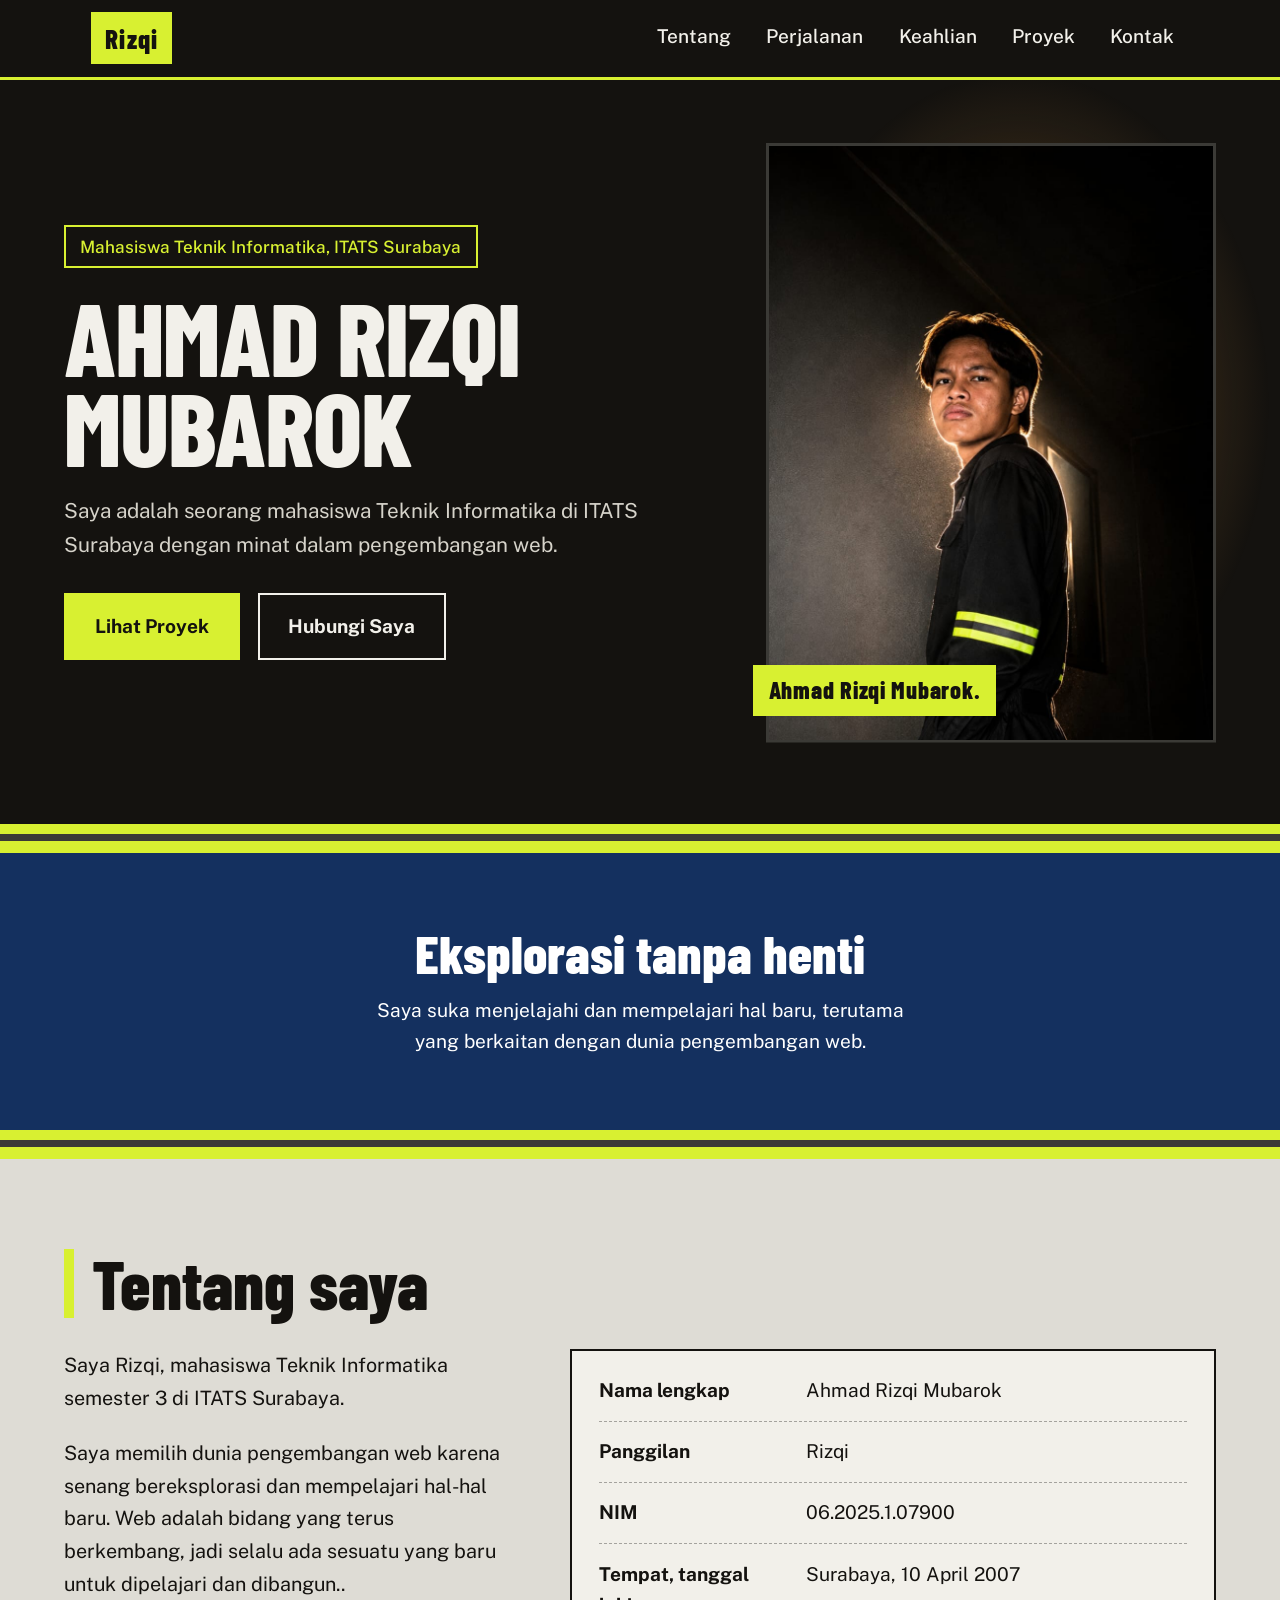
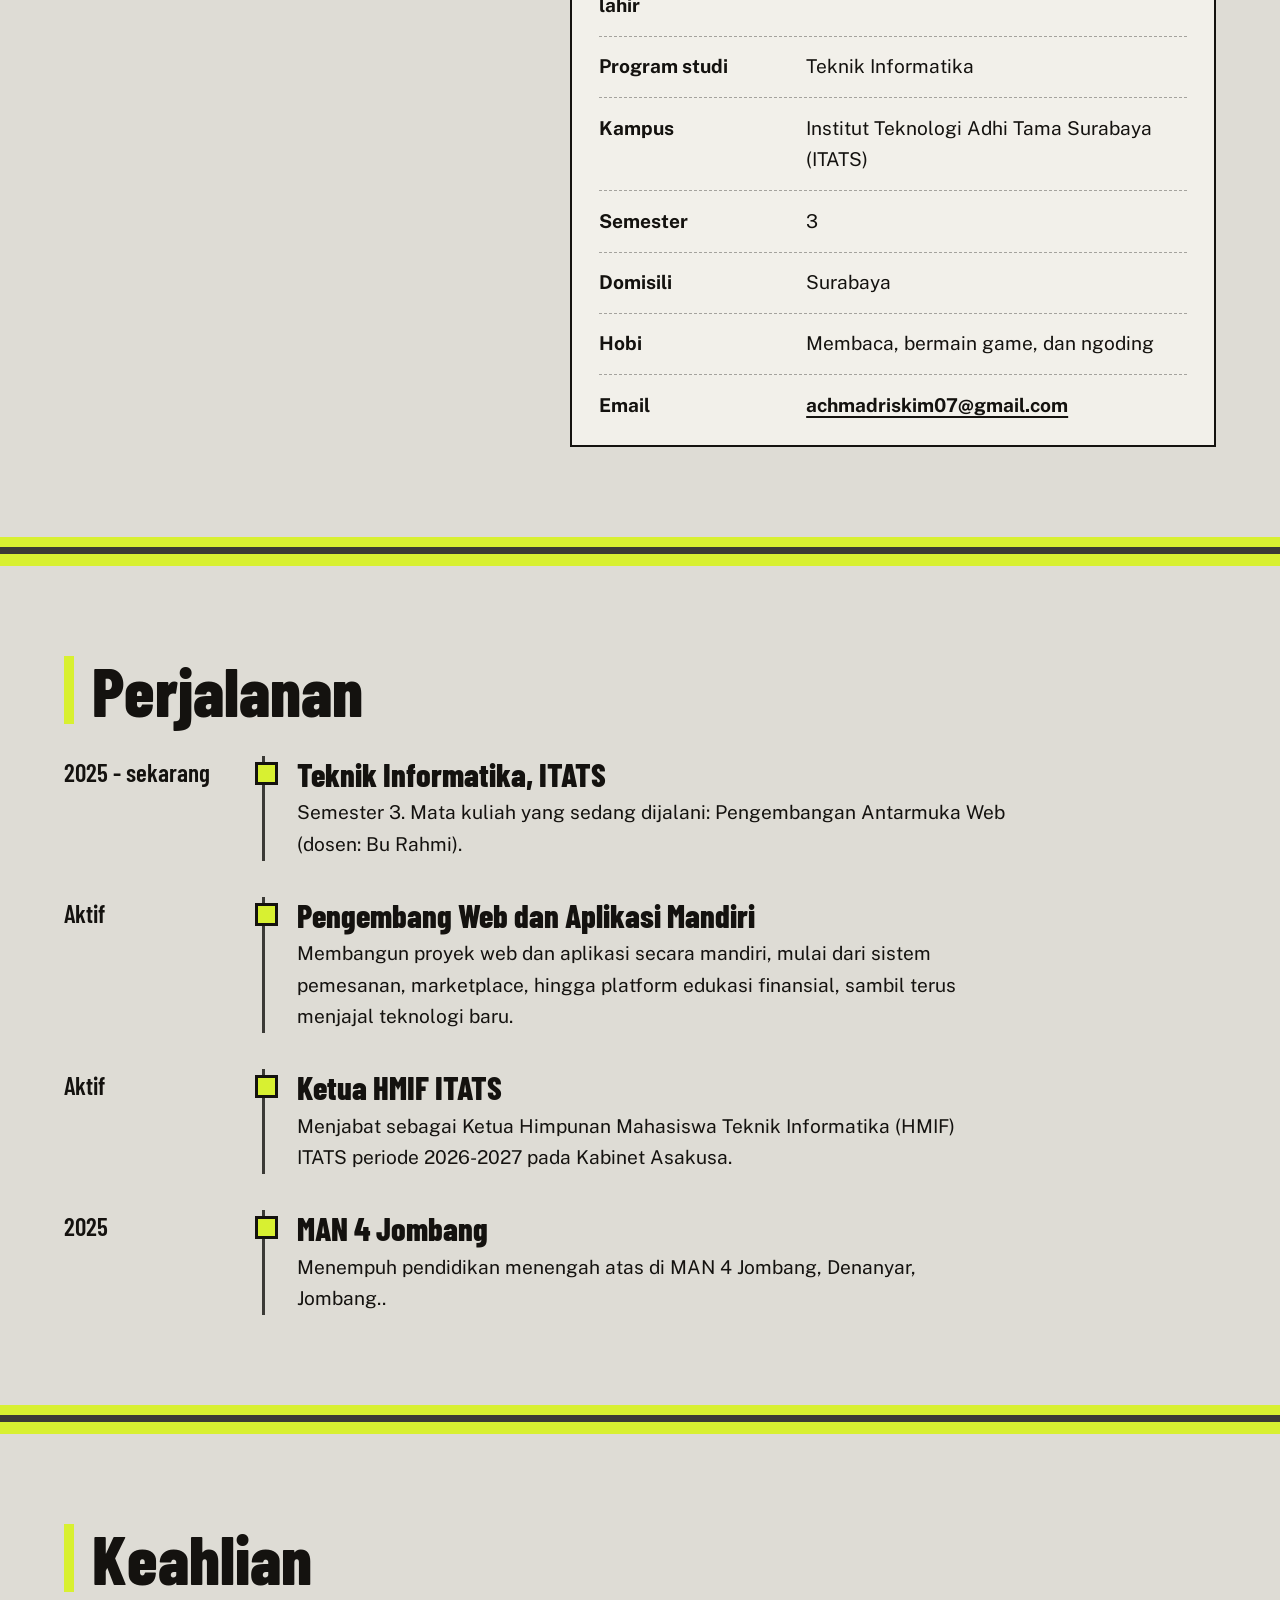
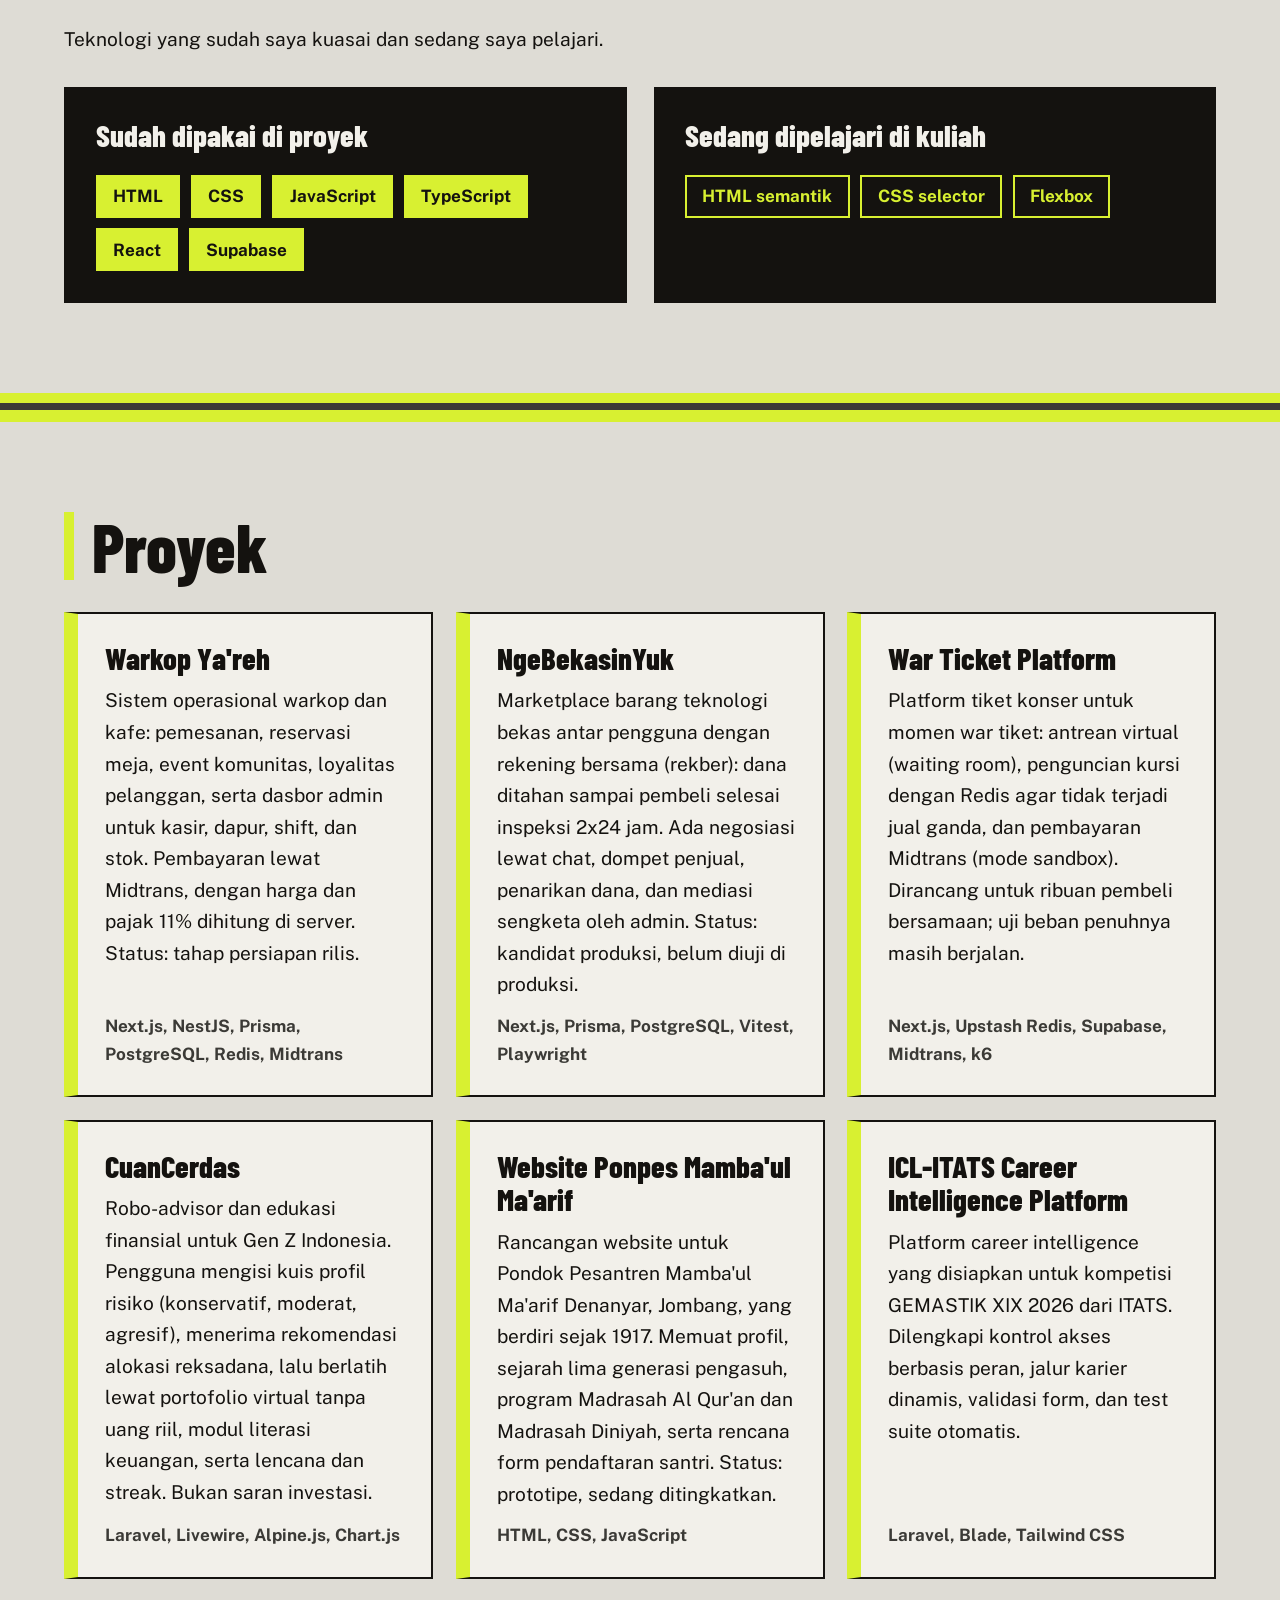
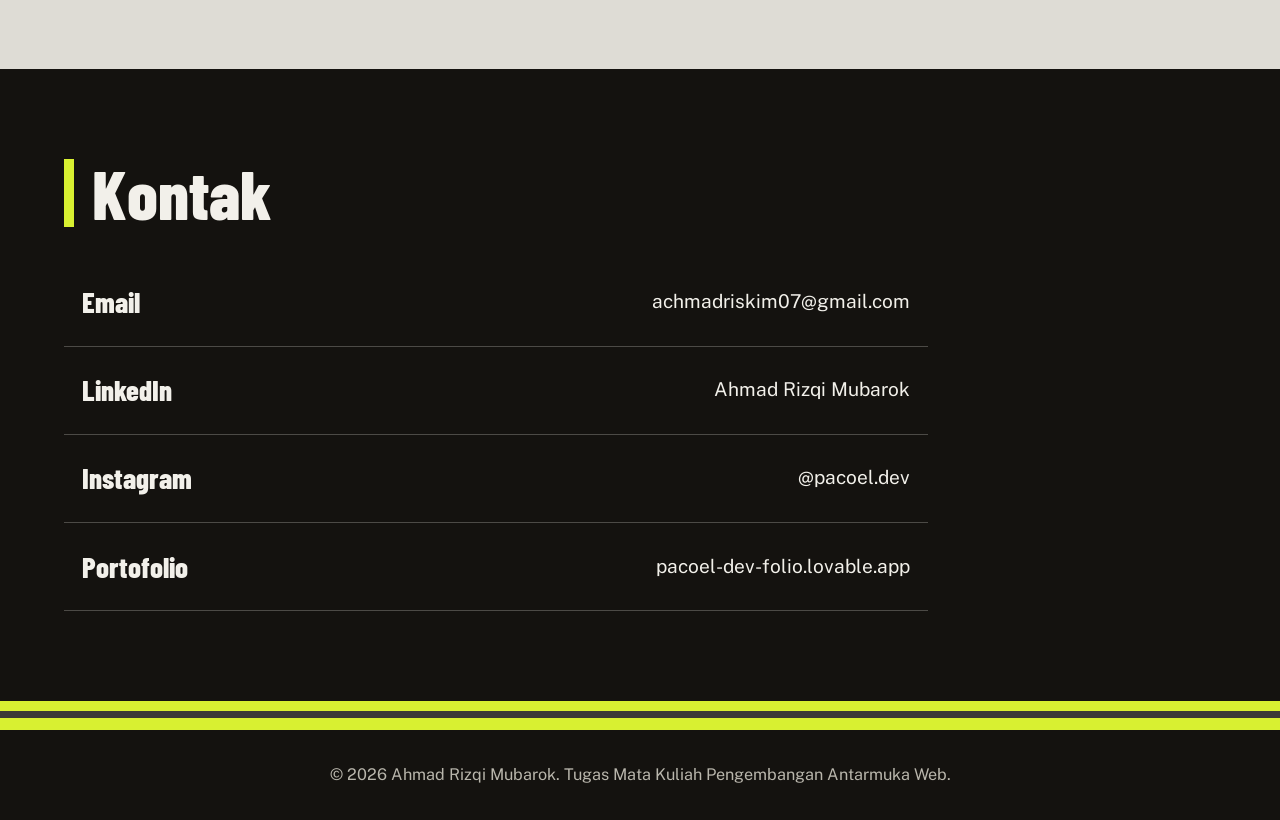
<file: Profil/index.html>
<!DOCTYPE html>
<html lang="id">
<head>
  <meta charset="UTF-8">
  <meta name="viewport" content="width=device-width, initial-scale=1">
  <meta name="theme-color" content="#14120f">
  <meta name="description" content="Halaman profil Ahmad Rizqi Mubarok, mahasiswa Teknik Informatika ITATS.">
  <title>Ahmad Rizqi Mubarok | Profil</title>

  <link rel="preconnect" href="https://fonts.googleapis.com">
  <link rel="preconnect" href="https://fonts.gstatic.com" crossorigin>
  <link href="https://fonts.googleapis.com/css2?family=Barlow+Condensed:wght@600;800&family=Public+Sans:wght@400;500;700&display=swap" rel="stylesheet">

  <link rel="stylesheet" href="style.css">

</head>

<body>
  <a class="skip-link" href="#konten">Lompat ke konten</a>

  <header class="site-header">
    <div class="site-header__inner">
      <a class="brand" href="#beranda">Rizqi</a>

      <nav aria-label="Navigasi utama">
        <ul class="nav-list">
          <li><a class="nav-link" href="#tentang">Tentang</a></li>
          <li><a class="nav-link" href="#perjalanan">Perjalanan</a></li>
          <li><a class="nav-link" href="#keahlian">Keahlian</a></li>
          <li><a class="nav-link" href="#proyek">Proyek</a></li>
          <li><a class="nav-link" href="#kontak">Kontak</a></li>
        </ul>
      </nav>
    </div>
  </header>

  <main id="konten">

    <!-- ===== HERO ===== -->
    <section class="hero" id="beranda" aria-labelledby="judul-hero">
      <div class="hero__inner">

        <div class="hero__text">
          <p class="hero__role">Mahasiswa Teknik Informatika, ITATS Surabaya</p>
          <h1 class="hero__name" id="judul-hero">Ahmad Rizqi Mubarok</h1>
          <p class="hero__intro">
            Saya adalah seorang mahasiswa Teknik Informatika di ITATS Surabaya dengan minat dalam pengembangan web.
          </p>
          <div class="hero__actions">
            <a class="btn btn--primary" href="#proyek">Lihat Proyek</a>
            <a class="btn btn--ghost" href="#kontak">Hubungi Saya</a>
          </div>
        </div>

        <figure class="hero__photo">
          <img
            src="assets/foto-profil.jpeg"
            alt="Ahmad Rizqi Mubarok memakai coverall hitam dengan strip reflektif kuning, menoleh ke kamera dengan cahaya dari belakang"
            width="900" height="1600">
          <figcaption class="hero__caption">Ahmad Rizqi Mubarok.</figcaption>
        </figure>

      </div>
    </section>

    <div class="tape tape--intro" aria-hidden="true"></div>

    <!-- ===== BANNER ===== -->
    <section class="banner" aria-labelledby="judul-banner">
      <h2 class="banner__title" id="judul-banner">Eksplorasi tanpa henti</h2>
      <p class="banner__text">
        Saya suka menjelajahi dan mempelajari hal baru, terutama yang berkaitan dengan dunia pengembangan web.
      </p>
    </section>

    <div class="tape" aria-hidden="true"></div>

    <!-- ===== TENTANG + DATA DIRI ===== -->
    <section class="section" id="tentang" aria-labelledby="judul-tentang">
      <div class="container">
        <h2 class="section__title" id="judul-tentang">Tentang saya</h2>

        <div class="about">
          <div class="about__text">
            <p>
              Saya Rizqi, mahasiswa Teknik Informatika semester 3 di ITATS Surabaya.
            </p>
            <p>
              Saya memilih dunia pengembangan web karena senang bereksplorasi dan mempelajari hal-hal baru. Web adalah bidang yang terus berkembang, jadi selalu ada sesuatu yang baru untuk dipelajari dan dibangun..
            </p>
          </div>

          <dl class="bio-list">
            <div class="bio-list__row">
              <dt>Nama lengkap</dt>
              <dd>Ahmad Rizqi Mubarok</dd>
            </div>
            <div class="bio-list__row">
              <dt>Panggilan</dt>
              <dd>Rizqi</dd>
            </div>
            <div class="bio-list__row">
              <dt>NIM</dt>
              <dd>06.2025.1.07900</dd>
            </div>
            <div class="bio-list__row">
              <dt>Tempat, tanggal lahir</dt>
              <dd>Surabaya, 10 April 2007</dd>
            </div>
            <div class="bio-list__row">
              <dt>Program studi</dt>
              <dd>Teknik Informatika</dd>
            </div>
            <div class="bio-list__row">
              <dt>Kampus</dt>
              <dd>Institut Teknologi Adhi Tama Surabaya (ITATS)</dd>
            </div>
            <div class="bio-list__row">
              <dt>Semester</dt>
              <dd>3</dd>
            </div>
            <div class="bio-list__row">
              <dt>Domisili</dt>
              <dd>Surabaya</dd>
            </div>
            <div class="bio-list__row">
              <dt>Hobi</dt>
              <dd>Membaca, bermain game, dan ngoding</dd>
            </div>
            <div class="bio-list__row">
              <dt>Email</dt>
              <dd><a class="inline-link" href="mailto:achmadriskim07@gmail.com">achmadriskim07@gmail.com</a></dd>
            </div>
          </dl>
        </div>
      </div>
    </section>

    <div class="tape" aria-hidden="true"></div>

    <section class="section" id="perjalanan" aria-labelledby="judul-perjalanan">
      <div class="container">
        <h2 class="section__title" id="judul-perjalanan">Perjalanan</h2>

        <ol class="timeline">
          <li class="timeline__item">
            <p class="timeline__when"><time datetime="2025">2025 - sekarang</time></p>
            <div class="timeline__body">
              <h3>Teknik Informatika, ITATS</h3>
              <p>Semester 3. Mata kuliah yang sedang dijalani: Pengembangan Antarmuka Web (dosen: Bu Rahmi).</p>
            </div>
          </li>

          <li class="timeline__item">
            <p class="timeline__when">Aktif</p>
            <div class="timeline__body">
              <h3>Pengembang Web dan Aplikasi Mandiri</h3>
              <p>Membangun proyek web dan aplikasi secara mandiri, mulai dari sistem pemesanan, marketplace, hingga platform edukasi finansial, sambil terus menjajal teknologi baru.</p>
            </div>
          </li>

          <li class="timeline__item">
            <p class="timeline__when">Aktif</p>
            <div class="timeline__body">
              <h3>Ketua HMIF ITATS</h3>
              <p>Menjabat sebagai Ketua Himpunan Mahasiswa Teknik Informatika (HMIF) ITATS periode 2026-2027 pada Kabinet Asakusa.</p>
            </div>
          </li>

          <li class="timeline__item">
            <p class="timeline__when"><time datetime="2025">2025</time></p>
            <div class="timeline__body">
              <h3>MAN 4 Jombang</h3>
              <p>Menempuh pendidikan menengah atas di MAN 4 Jombang, Denanyar, Jombang..</p>
            </div>
          </li>
        </ol>
      </div>
    </section>

    <div class="tape" aria-hidden="true"></div>

    <!-- ===== KEAHLIAN ===== -->
    <section class="section" id="keahlian" aria-labelledby="judul-keahlian">
      <div class="container">
        <h2 class="section__title" id="judul-keahlian">Keahlian</h2>
        <p class="section__lead">
          Teknologi yang sudah saya kuasai dan sedang saya pelajari.
        </p>

        <div class="skill-groups">
          <section class="skill-group" aria-labelledby="judul-dipakai">
            <h3 id="judul-dipakai">Sudah dipakai di proyek</h3>
            <ul class="tags">
              <li class="tag">HTML</li>
              <li class="tag">CSS</li>
              <li class="tag">JavaScript</li>
              <li class="tag">TypeScript</li>
              <li class="tag">React</li>
              <li class="tag">Supabase</li>
            </ul>
          </section>

          <section class="skill-group" aria-labelledby="judul-belajar">
            <h3 id="judul-belajar">Sedang dipelajari di kuliah</h3>
            <ul class="tags">
              <li class="tag tag--outline">HTML semantik</li>
              <li class="tag tag--outline">CSS selector</li>
              <li class="tag tag--outline">Flexbox</li>
            </ul>
          </section>
        </div>
      </div>
    </section>

    <div class="tape" aria-hidden="true"></div>

    <!-- ===== PROYEK ===== -->
    <section class="section" id="proyek" aria-labelledby="judul-proyek">
      <div class="container">
        <h2 class="section__title" id="judul-proyek">Proyek</h2>
        <ul class="project-list">
          <li>
            <article class="project">
              <h3 class="project__name">Warkop Ya'reh</h3>
              <p class="project__desc">Sistem operasional warkop dan kafe: pemesanan, reservasi meja, event komunitas, loyalitas pelanggan, serta dasbor admin untuk kasir, dapur, shift, dan stok. Pembayaran lewat Midtrans, dengan harga dan pajak 11% dihitung di server. Status: tahap persiapan rilis.</p>
              <p class="project__stack">Next.js, NestJS, Prisma, PostgreSQL, Redis, Midtrans</p>
            </article>
          </li>
          <li>
            <article class="project">
              <h3 class="project__name">NgeBekasinYuk</h3>
              <p class="project__desc">Marketplace barang teknologi bekas antar pengguna dengan rekening bersama (rekber): dana ditahan sampai pembeli selesai inspeksi 2x24 jam. Ada negosiasi lewat chat, dompet penjual, penarikan dana, dan mediasi sengketa oleh admin. Status: kandidat produksi, belum diuji di produksi.</p>
              <p class="project__stack">Next.js, Prisma, PostgreSQL, Vitest, Playwright</p>
            </article>
          </li>
          <li>
            <article class="project">
              <h3 class="project__name">War Ticket Platform</h3>
              <p class="project__desc">Platform tiket konser untuk momen war tiket: antrean virtual (waiting room), penguncian kursi dengan Redis agar tidak terjadi jual ganda, dan pembayaran Midtrans (mode sandbox). Dirancang untuk ribuan pembeli bersamaan; uji beban penuhnya masih berjalan.</p>
              <p class="project__stack">Next.js, Upstash Redis, Supabase, Midtrans, k6</p>
            </article>
          </li>
          <li>
            <article class="project">
              <h3 class="project__name">CuanCerdas</h3>
              <p class="project__desc">Robo-advisor dan edukasi finansial untuk Gen Z Indonesia. Pengguna mengisi kuis profil risiko (konservatif, moderat, agresif), menerima rekomendasi alokasi reksadana, lalu berlatih lewat portofolio virtual tanpa uang riil, modul literasi keuangan, serta lencana dan streak. Bukan saran investasi.</p>
              <p class="project__stack">Laravel, Livewire, Alpine.js, Chart.js</p>
            </article>
          </li>
          <li>
            <article class="project">
              <h3 class="project__name">Website Ponpes Mamba'ul Ma'arif</h3>
              <p class="project__desc">Rancangan website untuk Pondok Pesantren Mamba'ul Ma'arif Denanyar, Jombang, yang berdiri sejak 1917. Memuat profil, sejarah lima generasi pengasuh, program Madrasah Al Qur'an dan Madrasah Diniyah, serta rencana form pendaftaran santri. Status: prototipe, sedang ditingkatkan.</p>
              <p class="project__stack">HTML, CSS, JavaScript</p>
            </article>
          </li>
          <li>
            <article class="project">
              <h3 class="project__name">ICL-ITATS Career Intelligence Platform</h3>
              <p class="project__desc">Platform career intelligence yang disiapkan untuk kompetisi GEMASTIK XIX 2026 dari ITATS. Dilengkapi kontrol akses berbasis peran, jalur karier dinamis, validasi form, dan test suite otomatis.</p>
              <p class="project__stack">Laravel, Blade, Tailwind CSS</p>
            </article>
          </li>
        </ul>
      </div>
    </section>

    <!-- ===== KONTAK ===== -->
    <section class="section section--dark" id="kontak" aria-labelledby="judul-kontak">
      <div class="container">
        <h2 class="section__title section__title--light" id="judul-kontak">Kontak</h2>

        <ul class="contact-list">
          <li>
            <a class="contact-link" href="mailto:achmadriskim07@gmail.com">
              <span class="contact-link__label">Email</span>
              <span class="contact-link__value">achmadriskim07@gmail.com</span>
            </a>
          </li>
          <li>
            <a class="contact-link" href="https://linkedin.com/in/ahmad-rizqi-mubarok-4b4598376" target="_blank" rel="noopener noreferrer">
              <span class="contact-link__label">LinkedIn</span>
              <span class="contact-link__value">Ahmad Rizqi Mubarok</span>
            </a>
          </li>
          <li>
            <a class="contact-link" href="https://instagram.com/pacoel.dev" target="_blank" rel="noopener noreferrer">
              <span class="contact-link__label">Instagram</span>
              <span class="contact-link__value">@pacoel.dev</span>
            </a>
          </li>
          <li>
            <a class="contact-link" href="https://pacoel-dev-folio.lovable.app" target="_blank" rel="noopener noreferrer">
              <span class="contact-link__label">Portofolio</span>
              <span class="contact-link__value">pacoel-dev-folio.lovable.app</span>
            </a>
          </li>
        </ul>
      </div>
    </section>

  </main>

  <div class="tape" aria-hidden="true"></div>

  <!-- FOOTER -->
  <footer class="site-footer">
    <p>&copy; 2026 Ahmad Rizqi Mubarok. Tugas Mata Kuliah Pengembangan Antarmuka Web.</p>
  </footer>
</body>
</html>
</file>
<file: Profil/style.css>
/* ---------- 1. VARIABEL ---------- */
:root {
  --black:   #14120f;
  --steel:   #3b3a36;
  --concrete:#dedcd5;
  --paper:   #f2f0ea;
  --hivis:   #d8f031;
  --amber:   #f0a64a;

  --font-display: "Barlow Condensed", "Arial Narrow", Impact, sans-serif;
  --font-body:    "Public Sans", system-ui, -apple-system, "Segoe UI", Arial, sans-serif;

  --page-width: 64rem;   
  --header-h: 6.5rem;      
}


/* ---------- 2. RESET DASAR ---------- */
* {
  box-sizing: border-box;
}

html {
  font-size: 100%;        
  scroll-behavior: smooth;
}

body {
  margin: 0;
  background: var(--concrete);
  color: var(--black);
  font-family: var(--font-body);
  font-size: 1.0625rem;
  line-height: 1.65;
}

h1, h2, h3, p, ul, ol, dl, dd, figure {
  margin: 0;
}

ul, ol {
  padding: 0;
  list-style: none;
}

/* Fluid images */
img {
  display: block;
  max-width: 100%;
  height: auto;
}

a {
  color: inherit;
}

a:focus-visible {
  outline: 3px solid var(--amber);
  outline-offset: 3px;
}

.skip-link {
  position: absolute;
  left: 1rem;
  top: -4rem;
  z-index: 100;
  padding: 0.6rem 1rem;
  background: var(--hivis);
  color: var(--black);
  font-weight: 700;
}

.skip-link:focus {
  top: 0.75rem;
}


/* ---------- 3. KOMPONEN UMUM ---------- */
.container {
  width: 100%;
  max-width: var(--page-width);
  margin: 0 auto;
}

.tape {
  height: 1.625rem;
  background: linear-gradient(
    to bottom,
    var(--hivis) 0 0.5625rem,
    var(--steel) 0.5625rem 0.9375rem,
    var(--hivis) 0.9375rem 1.625rem
  );
}

.section {
  padding: 3.5rem 1.25rem;
  scroll-margin-top: var(--header-h);
}

.section--dark {
  background: var(--black);
  color: var(--paper);
}

.section__title {
  margin-bottom: 1.75rem;
  padding-left: 1rem;
  border-left: 10px solid var(--hivis);
  font-family: var(--font-display);
  font-weight: 800;
  font-size: clamp(2.4rem, 6vw, 3.8rem);
  line-height: 1;
}

.section__title--light {
  color: var(--paper);
}

.section__lead {
  max-width: 62ch;
  margin-bottom: 1.75rem;
}

.btn {
  display: inline-block;
  padding: 0.85rem 1.6rem;
  border: 2px solid transparent;
  font-weight: 700;
  text-decoration: none;
  transition: background-color 0.2s, color 0.2s, transform 0.2s;
}

.btn--primary {
  background: var(--hivis);
  color: var(--black);
}

.btn--primary:hover {
  background: var(--paper);
  transform: translateY(-3px);
}

.btn--ghost {
  border-color: var(--paper);
  color: var(--paper);
}

.btn--ghost:hover {
  background: var(--paper);
  color: var(--black);
  transform: translateY(-3px);
}

.inline-link {
  font-weight: 700;
  text-decoration-thickness: 2px;
  text-underline-offset: 4px;
}

.inline-link:hover {
  background: var(--hivis);
}


/* ---------- 4. HEADER ---------- */
.site-header {
  position: sticky;
  top: 0;
  z-index: 50;
  background: var(--black);
  color: var(--paper);
  border-bottom: 3px solid var(--hivis);
}

.site-header__inner {
  display: flex;
  flex-direction: column;
  align-items: flex-start;
  gap: 0.25rem;
  max-width: var(--page-width);
  min-height: var(--header-h);
  margin: 0 auto;
  padding: 0.6rem 1.25rem 0;
}

.brand {
  padding: 0.2rem 0.8rem;
  background: var(--hivis);
  color: var(--black);
  font-family: var(--font-display);
  font-weight: 800;
  font-size: 1.5rem;
  letter-spacing: 0.04em;
  text-decoration: none;
}

.site-header nav {
  width: 100%;
  overflow-x: auto;
}

.nav-list {
  display: flex;
  gap: 0.25rem;
}

.nav-link {
  display: block;
  padding: 0.5rem 0.85rem;
  white-space: nowrap;
  text-decoration: none;
  font-weight: 500;
  border-bottom: 3px solid transparent;
  transition: border-color 0.2s, color 0.2s;
}

.nav-link:hover {
  color: var(--hivis);
  border-bottom-color: var(--hivis);
}


/* ---------- 5. BANNER ---------- */
.banner {
  padding: 3rem 1.25rem;
  background: #e9e9e9;
  color: var(--black);
  text-align: center;
}

.banner__title {
  font-family: var(--font-display);
  font-weight: 800;
  font-size: clamp(2rem, 6vw, 3rem);
  line-height: 1.05;
}

.banner__text {
  max-width: 46ch;
  margin: 0.75rem auto 0;
}


/* ---------- 6. HERO ---------- */
.hero {
  padding: 2.5rem 1.25rem 3.5rem;
  background: var(--black);
  color: var(--paper);
  overflow: hidden;       
  scroll-margin-top: var(--header-h);
}

.hero__inner {
  display: flex;
  flex-direction: column;
  gap: 2.5rem;
  max-width: var(--page-width);
  margin: 0 auto;
}

.hero__role {
  display: inline-block;
  margin-bottom: 1.25rem;
  padding: 0.3rem 0.8rem;
  border: 2px solid var(--hivis);
  color: var(--hivis);
  font-weight: 500;
  font-size: 0.95rem;
}

.hero__name {
  margin-bottom: 1.25rem;
  font-family: var(--font-display);
  font-weight: 800;
  font-size: clamp(3.4rem, 8vw, 6.5rem);
  line-height: 0.88;
  text-transform: uppercase;
  letter-spacing: -0.01em;
}

.hero__intro {
  max-width: 46ch;
  margin-bottom: 1.75rem;
  font-size: 1.15rem;
  color: #d6d3ca;
}

.hero__actions {
  display: flex;
  flex-wrap: wrap;
  gap: 1rem;
}

.hero__photo {
  position: relative;
  width: 100%;
  max-width: 22rem;
  margin: 0 auto;
}

.hero__photo::before {
  content: "";
  position: absolute;
  inset: -12%;
  background: radial-gradient(closest-side at 55% 45%, rgba(240, 166, 74, 0.38), transparent);
}

.hero__photo img {
  position: relative;
  width: 100%;
  aspect-ratio: 3 / 4;
  object-fit: cover;
  object-position: 50% 25%;
  border: 3px solid var(--steel);
}

.hero__caption {
  position: absolute;
  left: 0.75rem;
  bottom: 1.5rem;
  padding: 0.3rem 0.9rem;
  background: var(--hivis);
  color: var(--black);
  font-family: var(--font-display);
  font-weight: 800;
  font-size: 1.35rem;
  letter-spacing: 0.03em;
}

/* Animasi pembuka */
@keyframes tape-draw {
  from { transform: scaleX(0); }
  to   { transform: scaleX(1); }
}

@keyframes photo-reveal {
  from { clip-path: inset(100% 0 0 0); }
  to   { clip-path: inset(0 0 0 0); }
}

@keyframes rise {
  from { opacity: 0; transform: translateY(24px); }
  to   { opacity: 1; transform: translateY(0); }
}

.tape--intro {
  transform-origin: left center;
  animation: tape-draw 0.9s cubic-bezier(0.7, 0, 0.2, 1) both;
}

.hero__photo img {
  animation: photo-reveal 1s cubic-bezier(0.7, 0, 0.2, 1) 0.5s both;
}

.hero__caption {
  animation: rise 0.6s ease-out 1.3s both;
}

.hero__text > * {
  animation: rise 0.7s ease-out both;
}

.hero__text > :nth-child(1) { animation-delay: 0.2s; }
.hero__text > :nth-child(2) { animation-delay: 0.35s; }
.hero__text > :nth-child(3) { animation-delay: 0.5s; }
.hero__text > :nth-child(4) { animation-delay: 0.65s; }


/* ---------- 7. TENTANG & DATA DIRI ---------- */
.about {
  display: flex;
  flex-direction: column;
  gap: 2rem;
}

.about__text {
  display: flex;
  flex-direction: column;
  gap: 1.25rem;
  max-width: 60ch;
  font-size: 1.1rem;
}

.bio-list {
  padding: 0.5rem 1.25rem;
  background: var(--paper);
  border: 2px solid var(--black);
}

.bio-list__row {
  display: flex;
  flex-direction: column;   
  gap: 0.15rem;
  padding: 0.8rem 0;
  border-bottom: 1px dashed rgba(20, 18, 15, 0.35);
}

.bio-list__row:last-child {
  border-bottom: none;
}

.bio-list dt {
  font-weight: 700;
}

.bio-list dd {
  overflow-wrap: anywhere;
}


/* ---------- 8. PERJALANAN, KEAHLIAN, PROYEK, KONTAK ---------- */

/* Perjalanan */
.timeline {
  display: flex;
  flex-direction: column;
}

.timeline__item {
  display: flex;
  flex-direction: column;
  gap: 0.5rem;
  padding-bottom: 2rem;
}

.timeline__item:last-child {
  padding-bottom: 0;
}

.timeline__when {
  font-family: var(--font-display);
  font-weight: 600;
  font-size: 1.4rem;
  line-height: 1.3;
}

.timeline__body {
  position: relative;
  max-width: 62ch;
  padding-left: 1.75rem;
  border-left: 3px solid var(--steel);
}

.timeline__body::before {
  content: "";
  position: absolute;
  left: -10px;
  top: 0.35rem;
  width: 17px;
  height: 17px;
  background: var(--hivis);
  border: 3px solid var(--black);
}

.timeline__body h3 {
  margin-bottom: 0.25rem;
  font-family: var(--font-display);
  font-weight: 800;
  font-size: 1.8rem;
  line-height: 1.15;
}

/* Keahlian */
.skill-groups {
  display: flex;
  flex-direction: column;
  gap: 1.25rem;
}

.skill-group {
  padding: 1.5rem;
  background: var(--black);
  color: var(--paper);
}

.skill-group h3 {
  margin-bottom: 1.25rem;
  font-family: var(--font-display);
  font-weight: 800;
  font-size: 1.7rem;
  line-height: 1.1;
}

.tags {
  display: flex;
  flex-wrap: wrap;
  gap: 0.6rem;
}

.tag {
  padding: 0.3rem 0.85rem;
  border: 2px solid var(--hivis);
  background: var(--hivis);
  color: var(--black);
  font-weight: 700;
  font-size: 0.95rem;
}

.tag--outline {
  background: transparent;
  color: var(--hivis);
}

/* Proyek: satu kolom di HP */
.project-list {
  display: flex;
  flex-direction: column;
  gap: 1.25rem;
}

.project-list > li {
  display: flex;
  min-width: 0;
}

.project {
  display: flex;
  flex: 1;
  flex-direction: column;
  gap: 0.6rem;
  padding: 1.5rem;
  background: var(--paper);
  border: 2px solid var(--black);
  border-left: 14px solid var(--hivis);
}

.project__name {
  font-family: var(--font-display);
  font-weight: 800;
  font-size: 1.7rem;
  line-height: 1.1;
}

.project__desc {
  flex: 1;
}

.project__stack {
  font-weight: 700;
  font-size: 0.95rem;
  color: var(--steel);
}

/* Kontak */
.contact-list {
  display: flex;
  flex-direction: column;
  max-width: 48rem;
}

.contact-link {
  display: flex;
  flex-direction: column;
  gap: 0.15rem;
  padding: 1rem 0.75rem;
  border-bottom: 1px solid rgba(242, 240, 234, 0.25);
  text-decoration: none;
  transition: background-color 0.2s, color 0.2s, padding-left 0.2s;
}

.contact-link:hover {
  padding-left: 1.5rem;
  background: var(--hivis);
  color: var(--black);
}

.contact-link__label {
  font-family: var(--font-display);
  font-weight: 800;
  font-size: 1.6rem;
}

.contact-link__value {
  overflow-wrap: anywhere;
}


/* ---------- 9. FOOTER ---------- */
.site-footer {
  padding: 1.75rem 1.25rem;
  background: var(--black);
  color: #b9b6ac;
  font-size: 0.9rem;
  text-align: center;
}


/* ==========================================================
   10. BREAKPOINT
   ========================================================== */

/* ----- TABLET: layar >= 768px ----- */
@media (min-width: 768px) {

  :root {
    --header-h: 4.25rem;
  }

  .section {
    padding: 5rem 1.5rem;
  }

  /* Header: */
  .site-header__inner {
    flex-direction: row;
    align-items: center;
    justify-content: space-between;
    gap: 1.5rem;
    padding: 0 1.5rem;
  }

  .site-header nav {
    width: auto;
    overflow-x: visible;
  }

  /* Banner Latihan Mandiri 1 */
  .banner {
    padding: 4rem 1.5rem;
    background: #14305f;
    color: #ffffff;
  }

  /* Hero */
  .hero {
    padding: 3.5rem 1.5rem 4.5rem;
  }

  .hero__inner {
    flex-direction: row;
    align-items: center;
    gap: 3rem;
  }

  .hero__text {
    flex: 1 1 0;
  }

  .hero__photo {
    flex: 0 0 40%;
    max-width: 25rem;
    margin: 0;
  }

  .hero__caption {
    left: -0.75rem;
  }

  /* Data diri */
  .bio-list {
    padding: 0.5rem 1.5rem;
  }

  .bio-list__row {
    flex-direction: row;
    gap: 1.5rem;
  }

  .bio-list dt {
    flex: 0 0 10rem;
  }

  .bio-list dd {
    flex: 1;
  }

  /* Perjalanan */
  .timeline__item {
    flex-direction: row;
    gap: 2rem;
  }

  .timeline__when {
    flex: 0 0 9rem;
  }

  .timeline__body {
    flex: 1;
  }

  /* Keahlian */
  .skill-groups {
    flex-direction: row;
    gap: 1.5rem;
  }

  .skill-group {
    flex: 1 1 0;
    padding: 1.75rem;
  }

  /* Proyek */
  .project-list {
    flex-direction: row;
    flex-wrap: wrap;
  }

  .project-list > li {
    flex: 1 1 calc((100% - 1.25rem) / 2);
  }

  /* Kontak */
  .contact-link {
    flex-direction: row;
    justify-content: space-between;
    align-items: center;
    gap: 1.5rem;
    padding: 1.1rem 1rem;
  }
}

/* ----- LAPTOP / DESKTOP: layar >= 992px ----- */
@media (min-width: 992px) {

  html {
    font-size: 112.5%;
  }

  .hero__name {
    font-size: clamp(5rem, 8vw, 6.5rem);
  }

  /* Tentang */
  .about {
    flex-direction: row;
    gap: 3rem;
  }

  .about__text {
    flex: 1 1 0;
  }

  .bio-list {
    flex: 1.3 1 0;
  }

  /* Proyek */
  .project-list > li {
    flex-basis: calc((100% - 2.5rem) / 3);
  }
}


/* ---------- Aksesibilitas ---------- */
@media (prefers-reduced-motion: reduce) {
  html {
    scroll-behavior: auto;
  }

  *, *::before, *::after {
    animation: none !important;
    transition: none !important;
  }
}
</file>
